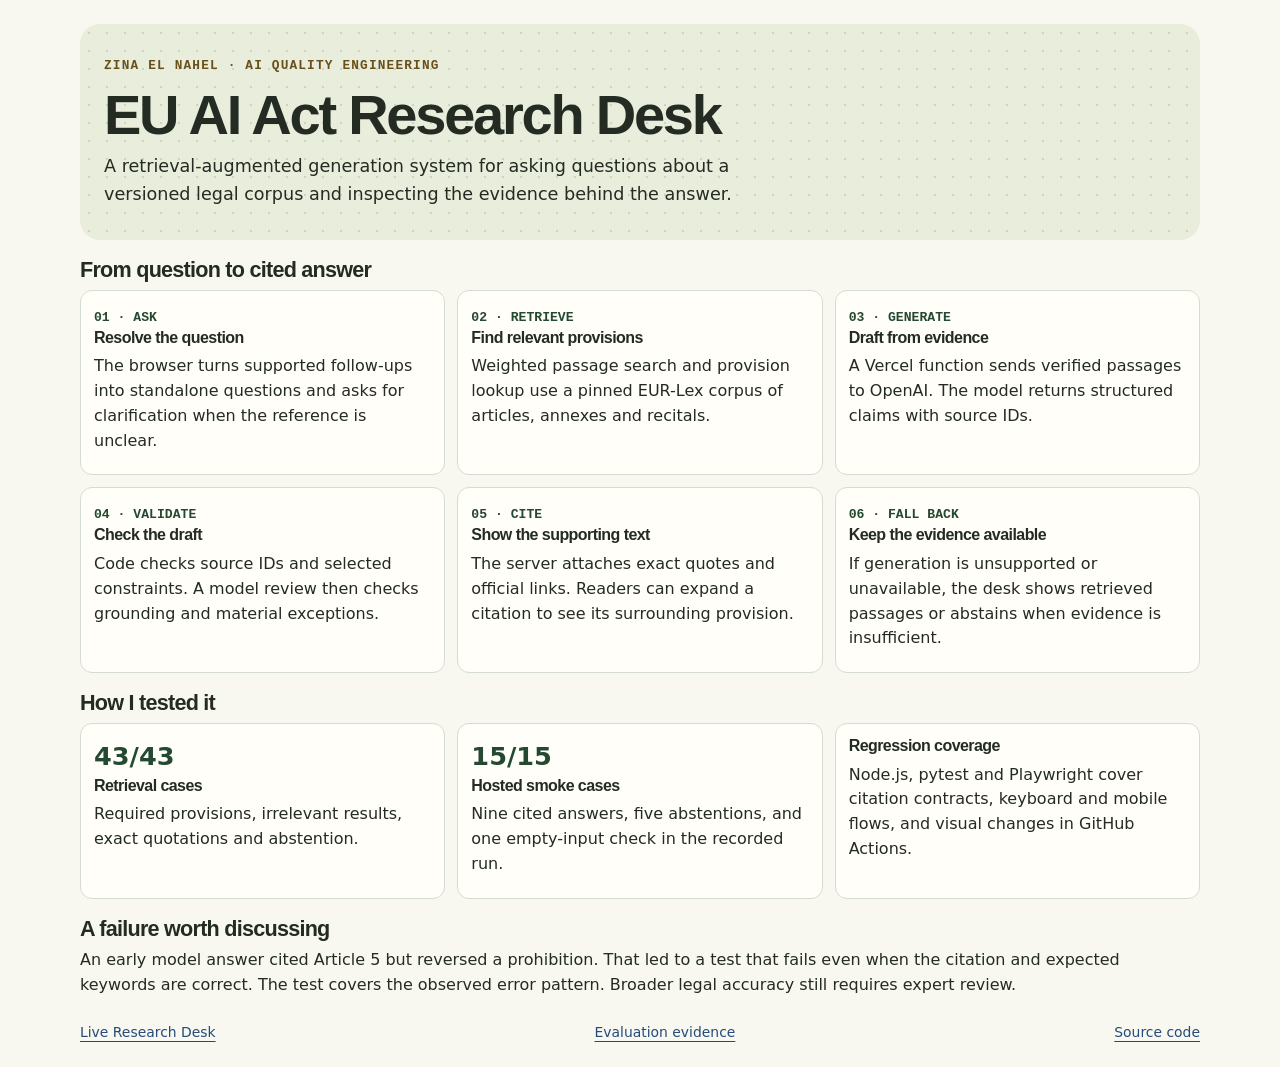
<file: public/eu-ai-act/architecture.html>
<!doctype html>
<html lang="en">
<meta charset="utf-8">
<meta name="viewport" content="width=device-width, initial-scale=1">
<title>How the EU AI Act Research Desk works</title>
<link rel="stylesheet" href="./desk.css">
<style>
  .architecture { padding-block: 24px; }
  .architecture h1 { max-width: 22ch; font-size: clamp(2rem, 5vw, 3.5rem); }
  .architecture p { margin-block: 8px; }
  .architecture .intro { margin: 0; padding: 24px; }
  .architecture h2 { font-size: 1.35rem; margin-block: 18px 8px; }
  .architecture h3 { font-size: 1rem; }
  .architecture ol, .architecture .proof { display: grid; grid-template-columns: repeat(3, 1fr); gap: 12px; padding: 0; margin: 0; }
  .architecture li, .architecture .proof > div { list-style: none; border: 1px solid var(--desk-border); border-radius: 12px; background: var(--desk-surface); padding: 13px; }
  .architecture .step { display: inline-block; color: var(--desk-accent); font: 700 .82rem var(--reference); margin-bottom: 4px; }
  .architecture .numbers { color: var(--desk-accent); font-size: 1.6rem; font-weight: 750; }
  .architecture footer { display: flex; gap: 12px; padding-block: 16px 0; }
  @media (max-width: 660px) { .architecture ol, .architecture .proof { grid-template-columns: 1fr; } }
  @page { size: A4; margin: 12mm; }
  @media print {
    .architecture { width: auto; padding: 0; font-size: 10pt; line-height: 1.4; }
    .architecture .intro { padding: 16px; }
    .architecture h1 { font-size: 27pt; }
    .architecture h2 { margin-block: 12px 6px; }
    .architecture p { margin-block: 5px; }
    .architecture ol, .architecture .proof { grid-template-columns: repeat(3, 1fr); gap: 8px; }
    .architecture li, .architecture .proof > div { padding: 9px; }
    .architecture section, .architecture li { break-inside: avoid; }
    .architecture footer { padding-top: 14px; }
    body { print-color-adjust: exact; -webkit-print-color-adjust: exact; }
  }
</style>
<body class="research-theme">
<main class="wrap architecture">
  <section class="intro">
    <p class="kicker">ZINA EL NAHEL · AI QUALITY ENGINEERING</p>
    <h1>EU AI Act Research Desk</h1>
    <p>A retrieval-augmented generation system for asking questions about a versioned legal corpus and inspecting the evidence behind the answer.</p>
  </section>
  <section aria-labelledby="pipeline">
    <h2 id="pipeline">From question to cited answer</h2>
    <ol>
      <li><span class="step">01 · ASK</span><h3>Resolve the question</h3><p>The browser turns supported follow-ups into standalone questions and asks for clarification when the reference is unclear.</p></li>
      <li><span class="step">02 · RETRIEVE</span><h3>Find relevant provisions</h3><p>Weighted passage search and provision lookup use a pinned EUR-Lex corpus of articles, annexes and recitals.</p></li>
      <li><span class="step">03 · GENERATE</span><h3>Draft from evidence</h3><p>A Vercel function sends verified passages to OpenAI. The model returns structured claims with source IDs.</p></li>
      <li><span class="step">04 · VALIDATE</span><h3>Check the draft</h3><p>Code checks source IDs and selected constraints. A model review then checks grounding and material exceptions.</p></li>
      <li><span class="step">05 · CITE</span><h3>Show the supporting text</h3><p>The server attaches exact quotes and official links. Readers can expand a citation to see its surrounding provision.</p></li>
      <li><span class="step">06 · FALL BACK</span><h3>Keep the evidence available</h3><p>If generation is unsupported or unavailable, the desk shows retrieved passages or abstains when evidence is insufficient.</p></li>
    </ol>
  </section>
  <section aria-labelledby="testing">
    <h2 id="testing">How I tested it</h2>
    <div class="proof">
      <div><span class="numbers">43/43</span><h3>Retrieval cases</h3><p>Required provisions, irrelevant results, exact quotations and abstention.</p></div>
      <div><span class="numbers">15/15</span><h3>Hosted smoke cases</h3><p>Nine cited answers, five abstentions, and one empty-input check in the recorded run.</p></div>
      <div><h3>Regression coverage</h3><p>Node.js, pytest and Playwright cover citation contracts, keyboard and mobile flows, and visual changes in GitHub Actions.</p></div>
    </div>
  </section>
  <section aria-labelledby="tradeoff">
    <h2 id="tradeoff">A failure worth discussing</h2>
    <p>An early model answer cited Article 5 but reversed a prohibition. That led to a test that fails even when the citation and expected keywords are correct. The test covers the observed error pattern. Broader legal accuracy still requires expert review.</p>
  </section>
  <footer>
    <a href="https://eu-ai-act-research-desk.vercel.app/index.html">Live Research Desk</a>
    <a href="https://eu-ai-act-research-desk.vercel.app/evaluation.html">Evaluation evidence</a>
    <a href="https://github.com/zinaelnahel/eu-ai-act-research-desk">Source code</a>
  </footer>
</main>
</body>
</html>
</file>
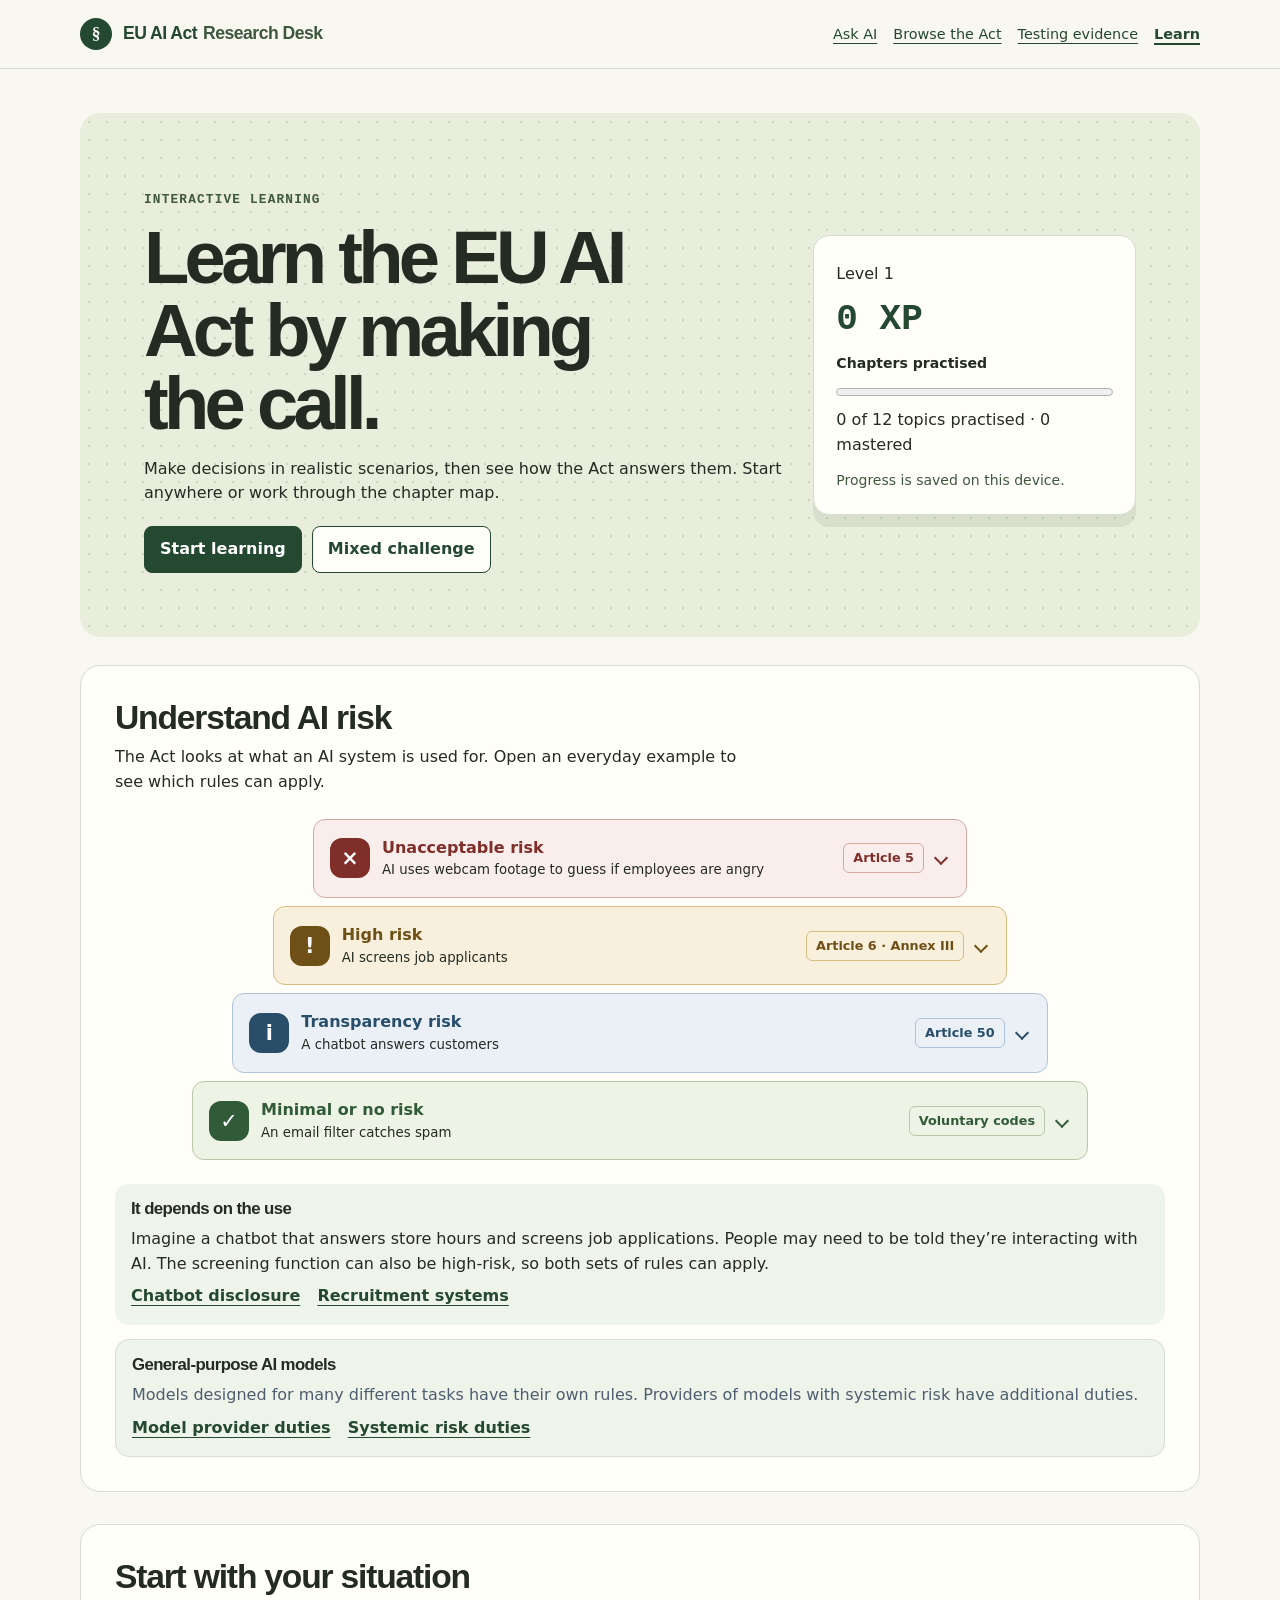
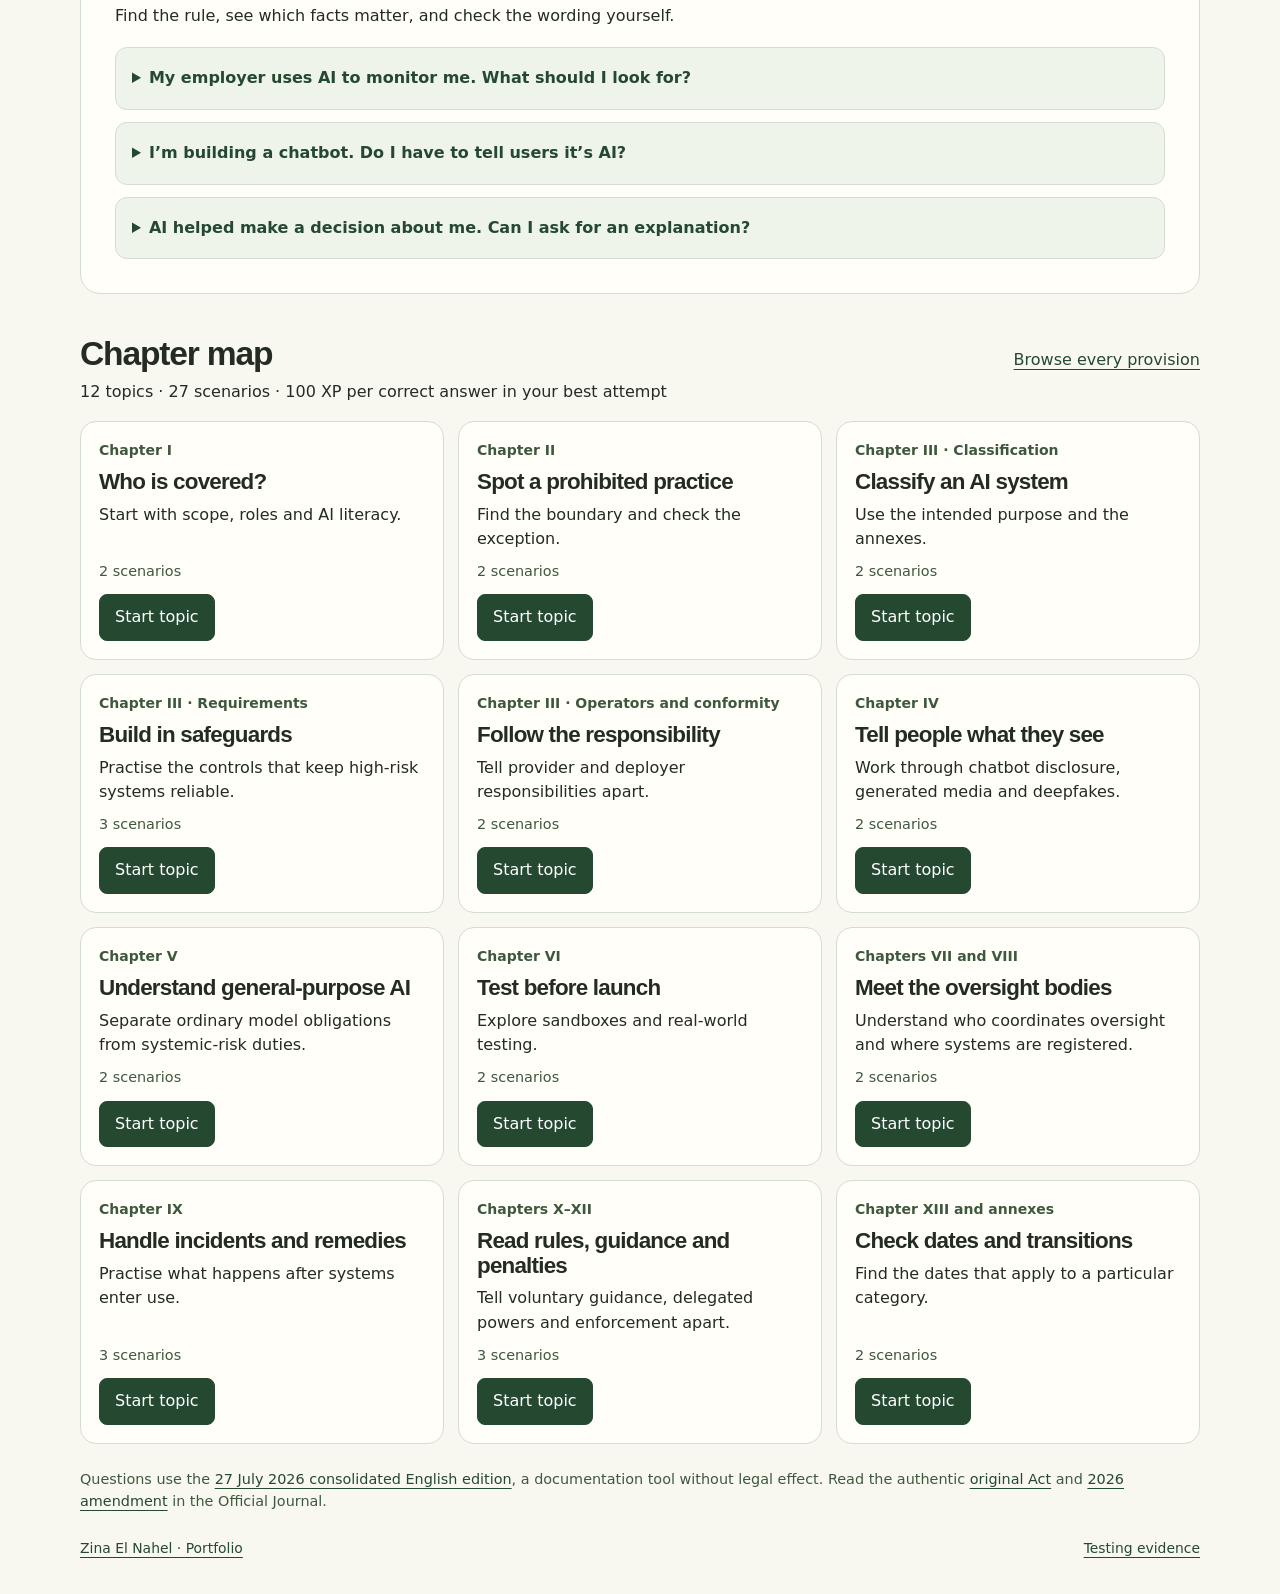
<file: public/eu-ai-act/learn.html>
<!doctype html>
<html lang="en">
<head>
  <meta charset="utf-8">
  <meta name="viewport" content="width=device-width, initial-scale=1">
  <meta name="description" content="Learn the EU AI Act with scenario quizzes, source explanations and progress saved on your device.">
  <title>Learn | EU AI Act Research Desk</title>
  <link rel="stylesheet" href="./desk.css">
  <link rel="stylesheet" href="./learn.css">
  <script type="module" src="./learn.mjs"></script>
</head>
<body class="research-theme learning">
  <header class="masthead">
    <div class="wrap top">
      <a class="wordmark" href="./index.html"><span class="desk-mark" aria-hidden="true">§</span> EU AI Act <span>Research Desk</span></a>
      <nav aria-label="Main navigation"><a href="./index.html">Ask AI</a><a href="./index.html#library">Browse the Act</a><a href="./evaluation.html">Testing evidence</a><a href="./learn.html" aria-current="page">Learn</a></nav>
    </div>
  </header>
  <main class="wrap">
    <section class="learn-hero" aria-labelledby="learn-title">
      <div>
        <p class="kicker">INTERACTIVE LEARNING</p>
        <h1 id="learn-title">Learn the EU AI Act by making the call.</h1>
        <p>Make decisions in realistic scenarios, then see how the Act answers them. Start anywhere or work through the chapter map.</p>
        <div class="learn-actions"><button id="start" type="button" disabled>Start learning</button><button id="challenge" type="button" class="secondary" disabled>Mixed challenge</button></div>
      </div>
      <div class="scoreboard" aria-label="Your progress">
        <p id="level">Level 1</p>
        <p id="points">0 XP</p>
        <label for="progress">Chapters practised</label>
        <progress id="progress" value="0" max="12"></progress>
        <p id="stats">0 of 12 topics practised</p>
        <p class="storage-note" id="storage-note">Progress is saved on this device.</p>
      </div>
    </section>

    <section id="quiz" class="quiz" aria-labelledby="quiz-title" hidden></section>
    <section id="risk" class="risk-guide" aria-labelledby="risk-title">
      <div class="risk-heading">
        <h2 id="risk-title">Understand AI risk</h2>
        <p>The Act looks at what an AI system is used for. Open an everyday example to see which rules can apply.</p>
      </div>
      <div class="risk-stack">
        <details class="risk-card risk-prohibited">
          <summary><span class="risk-symbol" aria-hidden="true">×</span><span class="risk-label"><strong>Unacceptable risk</strong><small>AI uses webcam footage to guess if employees are angry</small></span><span class="risk-reference">Article 5</span></summary>
          <div class="risk-detail">
            <p>Using AI to infer people’s emotions at work or in schools is generally prohibited. The exception is for systems intended for medical or safety reasons.</p>
            <a href="https://eur-lex.europa.eu/eli/reg/2024/1689/2026-07-27/eng#art_5">Read Article 5</a>
          </div>
        </details>
        <details class="risk-card risk-high">
          <summary><span class="risk-symbol" aria-hidden="true">!</span><span class="risk-label"><strong>High risk</strong><small>AI screens job applicants</small></span><span class="risk-reference">Article 6 · Annex III</span></summary>
          <div class="risk-detail">
            <p>AI intended to filter applications or evaluate candidates can be high-risk. That can bring requirements for documentation, testing and human oversight. The intended use and classification rules matter.</p>
            <a href="https://eur-lex.europa.eu/eli/reg/2024/1689/2026-07-27/eng#anx_III">Read Annex III</a>
            <a href="https://eur-lex.europa.eu/eli/reg/2024/1689/2026-07-27/eng#art_6">Read Article 6</a>
          </div>
        </details>
        <details class="risk-card risk-transparency">
          <summary><span class="risk-symbol" aria-hidden="true">i</span><span class="risk-label"><strong>Transparency risk</strong><small>A chatbot answers customers</small></span><span class="risk-reference">Article 50</span></summary>
          <div class="risk-detail">
            <p>Providers generally have to tell people when they are interacting directly with AI, unless it is obvious in context. Where notice is required, give it by the first interaction. Transparency duties can apply alongside other requirements.</p>
            <a href="https://eur-lex.europa.eu/eli/reg/2024/1689/2026-07-27/eng#art_50">Read Article 50</a>
          </div>
        </details>
        <details class="risk-card risk-minimal">
          <summary><span class="risk-symbol" aria-hidden="true">✓</span><span class="risk-label"><strong>Minimal or no risk</strong><small>An email filter catches spam</small></span><span class="risk-reference">Voluntary codes</span></summary>
          <div class="risk-detail">
            <p>A typical spam filter is an example of minimal or no risk. It generally faces few AI Act-specific requirements, though other rules may still apply.</p>
            <a href="https://digital-strategy.ec.europa.eu/en/policies/regulatory-framework-ai">Read the Commission overview</a>
            <a href="https://eur-lex.europa.eu/eli/reg/2024/1689/2026-07-27/eng#art_95">Read Article 95 on voluntary codes</a>
          </div>
        </details>
      </div>
      <div class="risk-model">
        <h3>It depends on the use</h3>
        <p>Imagine a chatbot that answers store hours and screens job applications. People may need to be told they’re interacting with AI. The screening function can also be high-risk, so both sets of rules can apply.</p>
        <a href="https://eur-lex.europa.eu/eli/reg/2024/1689/2026-07-27/eng#art_50">Chatbot disclosure</a>
        <a href="https://eur-lex.europa.eu/eli/reg/2024/1689/2026-07-27/eng#anx_III">Recruitment systems</a>
      </div>
      <aside class="risk-model">
        <h3>General-purpose AI models</h3>
        <p>Models designed for many different tasks have their own rules. Providers of models with systemic risk have additional duties.</p>
        <a href="https://eur-lex.europa.eu/eli/reg/2024/1689/2026-07-27/eng#art_53">Model provider duties</a>
        <a href="https://eur-lex.europa.eu/eli/reg/2024/1689/2026-07-27/eng#art_55">Systemic risk duties</a>
      </aside>
    </section>
    <section id="situations" class="risk-guide" aria-labelledby="situations-title">
      <div class="risk-heading">
        <h2 id="situations-title">Start with your situation</h2>
        <p>Find the rule, see which facts matter, and check the wording yourself.</p>
      </div>
      <div class="situation-list">
        <details class="situation-card">
          <summary>My employer uses AI to monitor me. What should I look for?</summary>
          <dl>
            <dt>The rule in plain language</dt>
            <dd>AI designed to monitor workers’ performance or behaviour can be high-risk. Using AI to infer emotions at work is generally prohibited, with an exception for systems intended for medical or safety reasons.</dd>
            <dt>What could change the answer?</dt>
            <dd>Find out what the system measures and how the employer uses the result. Performance monitoring and emotion inference have different rules.</dd>
          </dl>
          <a href="https://eur-lex.europa.eu/eli/reg/2024/1689/2026-07-27/eng#anx_III">Annex III, point 4(b)</a>
          <a href="https://eur-lex.europa.eu/eli/reg/2024/1689/2026-07-27/eng#art_5">Article 5(1)(f)</a>
        </details>
        <details class="situation-card">
          <summary>I’m building a chatbot. Do I have to tell users it’s AI?</summary>
          <dl>
            <dt>The rule in plain language</dt>
            <dd>Providers of AI that interacts directly with people generally have to tell them they’re interacting with AI. If notice is required, it should be clear and accessible by the first interaction.</dd>
            <dt>What could change the answer?</dt>
            <dd>Notice may be unnecessary if it’s already obvious in context. Article 50(1) also sets a limited exception for certain law-authorised criminal-offence systems.</dd>
          </dl>
          <p><strong>Provider</strong> means the person or organisation that develops a system, or has it developed, and puts it on the market or into service under its own name or trademark.</p>
          <a href="https://eur-lex.europa.eu/eli/reg/2024/1689/2026-07-27/eng#art_50">Article 50(1) and (5)</a>
        </details>
        <details class="situation-card">
          <summary>AI helped make a decision about me. Can I ask for an explanation?</summary>
          <dl>
            <dt>The rule in plain language</dt>
            <dd>If Article 86 applies, you can ask the deployer for a clear explanation of the AI’s role and the main parts of the decision.</dd>
            <dt>What could change the answer?</dt>
            <dd>The decision must be based on an Annex III high-risk system, excluding point 2. It must have legal or similarly significant effects that you consider harmful to your health, safety or fundamental rights. Other applicable laws can affect this right.</dd>
          </dl>
          <p><strong>Deployer</strong> means the person or organisation using the AI system under its authority, apart from personal, non-professional use.</p>
          <a href="https://eur-lex.europa.eu/eli/reg/2024/1689/2026-07-27/eng#art_86">Article 86</a>
        </details>
      </div>
    </section>
    <section id="topics" aria-labelledby="map-title">
      <div class="map-header">
        <div><h2 id="map-title" tabindex="-1">Chapter map</h2><p id="map-detail">Short lessons and decisions across the Act.</p></div>
        <a href="./index.html#library">Browse every provision</a>
      </div>
      <div id="cards" class="topic-grid"></div>
      <p class="edition-note">Questions use the <a href="https://eur-lex.europa.eu/eli/reg/2024/1689/2026-07-27/eng">27 July 2026 consolidated English edition</a>, a documentation tool without legal effect. Read the authentic <a href="https://eur-lex.europa.eu/eli/reg/2024/1689/oj/eng">original Act</a> and <a href="https://eur-lex.europa.eu/eli/reg/2026/1744/oj/eng">2026 amendment</a> in the Official Journal.</p>
    </section>
  </main>
  <footer class="wrap"><a href="https://portfoliozinaelnahel.vercel.app/#work">Zina El Nahel · Portfolio</a><a href="./evaluation.html">Testing evidence</a></footer>
</body>
</html>
</file>
<file: public/eu-ai-act/desk.css>
* { box-sizing: border-box; }
:root {
  --display: Arial, 'Helvetica Neue', sans-serif;
  --reference: ui-monospace, 'Cascadia Mono', Consolas, monospace;
  color: #18273d;
  background: #f4f5f7;
  font-family: system-ui, sans-serif;
  line-height: 1.55;
}
body { margin: 0; }
.wrap { width: min(1120px, calc(100% - 40px)); margin-inline: auto; }
.masthead { background: #142139; color: #fff; border-bottom: 3px solid #d6ae55; }
.top, nav, footer { display: flex; align-items: center; justify-content: space-between; gap: 16px; flex-wrap: wrap; }
.top { min-height: 68px; padding-block: 10px; }
a { color: #244b79; text-underline-offset: 4px; }
.masthead a { color: inherit; }
.wordmark { font: 800 1.25rem/1.2 var(--display); letter-spacing: -.03em; text-decoration: none; }
.wordmark span { color: #f0ce83; }
nav a { font-size: .9rem; }
.intro { padding-block: clamp(36px, 6vw, 78px) 36px; border-bottom: 1px solid #cbd2da; }
.kicker { font-family: var(--reference); font-size: .8rem; font-weight: 700; letter-spacing: .09em; color: #69501a; }
h1, h2, h3 { font-family: var(--display); font-weight: 800; line-height: 1.1; letter-spacing: -.035em; margin: 0; }
h1 { font-size: clamp(2.8rem, 7vw, 5.6rem); letter-spacing: -.04em; }
h2 { font-size: clamp(1.55rem, 3vw, 2.1rem); }
h3 { font-size: 1.25rem; }
.intro > p:not(.kicker) { font-size: 1.1rem; max-width: 42rem; }
form { margin-top: 26px; }
label { display: block; font-size: .88rem; font-weight: 650; margin-bottom: 5px; }
.question-row { display: flex; max-width: 780px; gap: 8px; }
.asked-question { padding: 12px 16px; border-inline-start: 3px solid currentColor; overflow-wrap: anywhere; }
.answer-terms { padding: 10px 14px; background: var(--desk-tint); border: 1px solid var(--desk-border); border-radius: 10px; }
.answer-terms dt { font-weight: 700; }
.answer-terms dd { margin: 3px 0 12px; }
.generated-answer { border-left: 3px solid #446db0; padding-left: 16px; }
.generated-answer li + li { margin-top: 12px; }
input, select, button { font: inherit; border-radius: 4px; }
input, select { min-height: 46px; border: 1px solid #79889a; color: inherit; background: #fff; padding: 10px 12px; }
input { flex: 1; min-width: 0; }
button { border: 1px solid #264675; background: #264675; color: #fff; padding: 10px 15px; cursor: pointer; }
button:disabled, select:disabled { opacity: .6; cursor: wait; }
:focus-visible { outline: 3px solid #9a6c11; outline-offset: 3px; }
.examples { display: flex; flex-wrap: wrap; gap: 8px; margin-top: 12px; }
.examples button { background: #edf1f6; border-color: #c3cfdd; color: #243e5d; font-size: .88rem; }
.examples button:hover { background: #dce7f3; }
.workbench { display: grid; grid-template-columns: minmax(0, 1fr) minmax(240px, 290px); gap: 24px; padding-block: 28px; }
.research, aside, .verification { padding: clamp(18px, 3vw, 30px); background: #fff; border: 1px solid #ccd4df; border-radius: 6px; }
aside { align-self: start; }
aside p, #status, .legal-note { color: #4e5d70; }
aside select { display: block; width: 100%; margin-bottom: 15px; }
.source-link { display: inline-block; font-weight: 650; }
.source-status { border-top: 1px solid #ccd4df; margin-top: 18px; padding-top: 14px; }
.source-status p { margin: 8px 0; font-size: .9rem; }
.source-status ul { margin: 8px 0 0; padding-left: 20px; }
.source-status li + li { margin-top: 6px; }
.legal-note { font-size: .87rem; margin: 18px 0 0; }
.evidence { margin: 15px 0; padding: 16px; border-left: 3px solid #ba9349; background: #f4f6f9; }
.evidence p, .provision-text { white-space: pre-line; overflow-wrap: anywhere; }
.evidence p { max-height: 23rem; overflow: auto; }
details { margin: 12px 0; }
summary { color: #244b79; cursor: pointer; font-weight: 650; }
.verification { display: flex; flex-wrap: wrap; align-items: center; justify-content: space-between; gap: 12px 24px; }
.verification p:last-child { margin-bottom: 0; }
footer { padding-block: 25px 35px; font-size: .87rem; color: #4e5d70; }
table { width: 100%; border-collapse: collapse; }
td, th { text-align: left; padding: 10px; border-bottom: 1px solid #ccd4df; vertical-align: top; }
.table-wrap { overflow: auto; }
.research-theme {
  --desk-ink: #232b23;
  --desk-accent: #254831;
  --desk-accent-hover: #396345;
  --desk-muted: #3e583e;
  --desk-canvas: #f8f8f0;
  --desk-surface: #fffef8;
  --desk-border: #d4ddcf;
  --desk-tint: #eef4e9;
  --desk-pattern: radial-gradient(#7c907244 1px, transparent 1px) 0 0 / 18px 18px, #e9eddb;
  color: var(--desk-ink);
  background: var(--desk-canvas);
}
.research-theme .masthead { color: var(--desk-ink); background: var(--desk-canvas); border-bottom: 1px solid var(--desk-border); }
.research-theme .wordmark { display: inline-flex; align-items: center; gap: 6px; font-size: 1.1rem; }
.research-theme .wordmark span { color: var(--desk-muted); }
.research-theme .wordmark .desk-mark { display: inline-grid; place-items: center; width: 32px; height: 32px; margin-right: 5px; border-radius: 50%; background: var(--desk-accent); color: white; font-family: Georgia, serif; }
.research-theme nav a { text-decoration-thickness: 1px; }
.research-theme nav a[aria-current="page"] { font-weight: 700; text-decoration-thickness: 2px; }
.research-theme .intro {
  padding: clamp(22px, 5vw, 64px);
  margin-top: clamp(16px, 4vw, 44px);
  border: 0;
  border-radius: 20px;
  background: var(--desk-pattern);
}
.assistant-home .intro {
  display: grid;
  grid-template-columns: minmax(0, .9fr) minmax(0, 1.1fr);
  align-items: center;
  gap: clamp(20px, 5vw, 66px);
}
.desk-heading .kicker { color: #3d593c; }
.desk-heading h1 { font: 700 clamp(2.5rem, 5.8vw, 5rem)/.98 var(--display); letter-spacing: -.064em; max-width: 11ch; }
.desk-heading em { color: #315c3e; font-style: normal; }
.desk-heading > p:last-child { max-width: 33ch; margin-bottom: 0; }
.desk-composer { background: var(--desk-surface); border: 1px solid #b7c7b4; padding: clamp(14px, 3vw, 28px); border-radius: 16px; box-shadow: 0 12px 0 #64816420; }
.desk-composer form { margin-top: 0; }
.desk-composer label { font-size: 1rem; }
.desk-composer input { border-color: #829783; border-radius: 8px; }
.desk-composer #ask { background: var(--desk-accent); border-color: var(--desk-accent); border-radius: 8px; }
.desk-composer #ask:hover { background: var(--desk-accent-hover); }
.desk-composer .examples button { background: #f0f3e6; color: #2c4932; border-color: #c7d3bf; border-radius: 18px; text-align: left; }
.desk-composer .examples button:hover { background: #e1ead8; }
.desk-composer .examples strong, .example-question { display: block; }
.desk-composer .examples strong { font-size: .78rem; }
.desk-secondary { display: flex; flex-wrap: wrap; align-items: center; gap: 8px 18px; margin-top: 16px; font-size: .86rem; }
.desk-secondary button, .desk-secondary a { color: #3e583e; background: transparent; text-decoration: underline; text-underline-offset: 4px; padding: 6px 0; border: 0; }
.desk-flow { display: flex; flex-wrap: wrap; align-items: center; gap: 8px 20px; grid-column: 1 / -1; padding: 0; margin: 0; list-style: none; font-size: .88rem; color: #34513b; }
.desk-flow li { background: #f8f9ef; border: 1px solid #bacab5; border-radius: 24px; padding: 7px 14px; }
.assistant-home .research, .assistant-home aside, .assistant-home .verification { border-color: #d4ddcf; border-radius: 16px; }
.assistant-home .research { align-self: start; }
.assistant-home .asked-question, .assistant-home .generated-answer { border-color: #568462; background: #eef4e9; border-radius: 8px; padding: 14px 18px; }
.evaluation-page .desk-heading h1 { max-width: none; }
.evaluation-page .desk-heading > p:last-child { max-width: 42ch; }
.evaluation-page .research { margin-block: 24px; border-color: var(--desk-border); border-radius: 16px; background: var(--desk-surface); }
.evaluation-page .research h3 { margin-block-start: 28px; }
.evaluation-page .table-wrap { border: 1px solid var(--desk-border); border-radius: 8px; }
.evaluation-page th { background: var(--desk-tint); }
.evaluation-page tbody tr:nth-child(even) { background: var(--desk-canvas); }
.evaluation-page a { color: var(--desk-accent); }
@media (max-width: 790px) {
  .assistant-home .intro { grid-template-columns: minmax(0, 1fr); }
}
@media (max-width: 700px) {
  .workbench { grid-template-columns: minmax(0, 1fr); }
  .question-row { flex-wrap: wrap; }
  .question-row input { flex-basis: 100%; }
}
</file>
<file: public/eu-ai-act/learn.css>
.learn-hero { display: grid; grid-template-columns: minmax(0, 2fr) minmax(215px, 1fr); gap: 24px; align-items: center; margin: clamp(16px, 4vw, 44px) 0 28px; padding: clamp(22px, 5vw, 64px); background: var(--desk-pattern); border-radius: 20px; }
.learn-hero .kicker { color: var(--desk-muted); }
.learn-hero h1 { font-size: clamp(2.5rem, 5.8vw, 5rem); max-width: 13ch; line-height: .98; letter-spacing: -.064em; }
.learn-hero p:not(.kicker) { max-width: 40rem; }
.learn-actions { display: flex; flex-wrap: wrap; gap: 10px; margin-top: 20px; }
.learning button { background: var(--desk-accent); border-color: var(--desk-accent); border-radius: 8px; }
.learning button:hover { background: var(--desk-accent-hover); }
.learning button.secondary { color: var(--desk-accent); background: var(--desk-surface); border-color: var(--desk-accent); }
.learning button.secondary:hover { background: var(--desk-tint); }
.learning a, .learning summary { color: var(--desk-accent); }
.learn-hero button { font-weight: 700; min-height: 44px; }
.scoreboard { padding: 22px; border: 1px solid var(--desk-border); border-radius: 16px; background: var(--desk-surface); box-shadow: 0 12px 0 #64816420; }
.scoreboard p { margin: 4px 0 12px; }
.scoreboard #points { color: var(--desk-accent); font: 700 2.25rem/1.15 var(--reference); }
.scoreboard progress { width: 100%; accent-color: var(--desk-accent); }
.scoreboard .storage-note { color: var(--desk-muted); font-size: .875rem; margin-bottom: 0; }
.map-header { display: flex; justify-content: space-between; align-items: baseline; gap: 8px 20px; flex-wrap: wrap; padding-top: 10px; margin-bottom: 16px; }
.map-header p { margin: 7px 0 0; }
.topic-grid { display: grid; grid-template-columns: repeat(3, minmax(0, 1fr)); gap: 14px; }
.topic { display: flex; flex-direction: column; align-items: flex-start; gap: 8px; padding: 18px; border-radius: 16px; border: 1px solid var(--desk-border); background: var(--desk-surface); }
.topic p { margin: 0; }
.topic .chapter { font-size: .875rem; color: var(--desk-muted); font-weight: 700; }
.topic h3 { font-size: 1.4rem; }
.topic .topic-description { flex-grow: 1; }
.topic .result { color: var(--desk-muted); font-size: .9rem; }
.topic.mastered { border-color: #779957; background: var(--desk-tint); }
.topic button { min-height: 44px; margin-top: 4px; }
.quiz { background: var(--desk-surface); border: 1px solid var(--desk-border); border-radius: 16px; padding: clamp(18px, 4vw, 40px); margin-bottom: 24px; }
.quiz-form { margin-top: 16px; }
.quiz fieldset { margin: 0; border: 0; padding: 0; min-width: 0; }
.quiz legend { font-weight: 700; font-size: clamp(1rem, 3vw, 1.25rem); margin-bottom: 10px; padding: 0; }
.quiz .choice { display: flex; align-items: center; gap: 10px; min-height: 48px; padding: 8px 12px; border: 1px solid var(--desk-border); border-radius: 8px; font-size: 1rem; font-weight: 500; cursor: pointer; }
.quiz .choice:has(:checked) { border-color: var(--desk-accent); background: var(--desk-tint); }
.quiz .choice input { flex: 0 0 auto; min-height: auto; margin: 0; accent-color: var(--desk-accent); }
.quiz .choice.correct { background: #ecf7e0; border-color: #648641; }
.quiz .choice.incorrect { background: #fbeeee; border-color: #a64e4e; }
.quiz .feedback { margin-top: 16px; padding: 16px; border-left: 4px solid var(--desk-accent); background: var(--desk-tint); }
.quiz .feedback p { margin: 0 0 8px; }
.quiz .feedback a { display: inline-block; margin-right: 14px; }
.quiz .learn-actions button { min-height: 44px; }
.quiz :is(h2,h3) { scroll-margin-top: 14px; }
.edition-note { margin: 24px 0 0; color: var(--desk-muted); font-size: .9rem; }
.risk-guide { margin-block: 0 32px; padding: clamp(16px, 4vw, 34px); background: var(--desk-surface); border: 1px solid var(--desk-border); border-radius: 20px; scroll-margin-top: 16px; }
.risk-heading { max-width: 62ch; margin-bottom: 18px; }
.risk-heading p, .risk-model p { margin: 8px 0; }
.risk-stack { display: grid; justify-items: center; gap: 8px; max-width: 56rem; margin: 24px auto; }
.risk-card { width: calc(100% - var(--risk-inset, 0%)); margin: 0; border: 1px solid var(--risk-border); border-radius: 12px; background: var(--risk-bg); }
.risk-prohibited { --risk-inset: 27%; --risk-bg: #faeeec; --risk-border: #d6a9a3; --risk-ink: #7f2e2a; }
.risk-high { --risk-inset: 18%; --risk-bg: #f8f0dc; --risk-border: #d8bd82; --risk-ink: #6e5016; }
.risk-transparency { --risk-inset: 9%; --risk-bg: #eaf0f6; --risk-border: #adc4d8; --risk-ink: #284e6a; }
.risk-minimal { --risk-bg: #edf3e5; --risk-border: #b8c9ab; --risk-ink: #315b38; }
.risk-card summary { display: grid; grid-template-columns: 40px minmax(0, 1fr) auto 14px; align-items: center; gap: 12px; list-style: none; padding: clamp(10px, 2vw, 16px); color: var(--risk-ink); }
.risk-card summary::-webkit-details-marker { display: none; }
.risk-card summary::after { content: ''; width: 8px; height: 8px; border-right: 2px solid; border-bottom: 2px solid; transform: rotate(45deg); }
.risk-card[open] summary::after { transform: rotate(225deg); }
.risk-symbol { display: grid; place-items: center; width: 40px; height: 40px; border-radius: 12px; background: var(--risk-ink); color: white; font-size: 1.3rem; }
.risk-card strong, .risk-card small { display: block; }
.risk-card small { color: var(--desk-ink); font-weight: 500; }
.risk-reference { font-size: .8rem; font-weight: 700; padding: 4px 9px; border: 1px solid var(--risk-border); border-radius: 6px; }
.risk-detail { padding: 0 16px 16px; }
.risk-detail p { margin: 0 0 8px; }
.risk-detail a, .risk-model a { display: inline-block; margin-inline-end: 12px; font-weight: 650; }
.risk-model { margin-top: 14px; border-radius: 14px; background: var(--desk-tint); border-color: var(--desk-border); padding: 16px; }
.risk-model h3 { font-size: 1.05rem; }
.situation-card { padding: 12px 16px; background: var(--desk-tint); border: 1px solid var(--desk-border); border-radius: 12px; }
.situation-card:last-child { margin-bottom: 0; }
.situation-card summary { padding-block: 6px; }
.situation-card dt { font-weight: 700; }
.situation-card dd { margin: 3px 0 12px; }
.situation-card a { display: inline-block; margin-inline-end: 12px; }
@media (max-width: 820px) { .topic-grid { grid-template-columns: repeat(2, minmax(0, 1fr)); } }
@media (max-width: 600px) {
  .learn-hero, .topic-grid { grid-template-columns: 1fr; }
  .learn-hero { border-radius: 13px; }
  .risk-card { width: 100%; }
  .risk-card summary { grid-template-columns: 32px minmax(0, 1fr) 12px; gap: 6px 10px; }
  .risk-symbol { grid-row: 1 / span 2; width: 32px; height: 32px; border-radius: 8px; }
  .risk-label { grid-column: 2; }
  .risk-reference { grid-column: 2; grid-row: 2; justify-self: start; }
  .risk-card summary::after { grid-column: 3; grid-row: 1 / span 2; }
}
</file>
